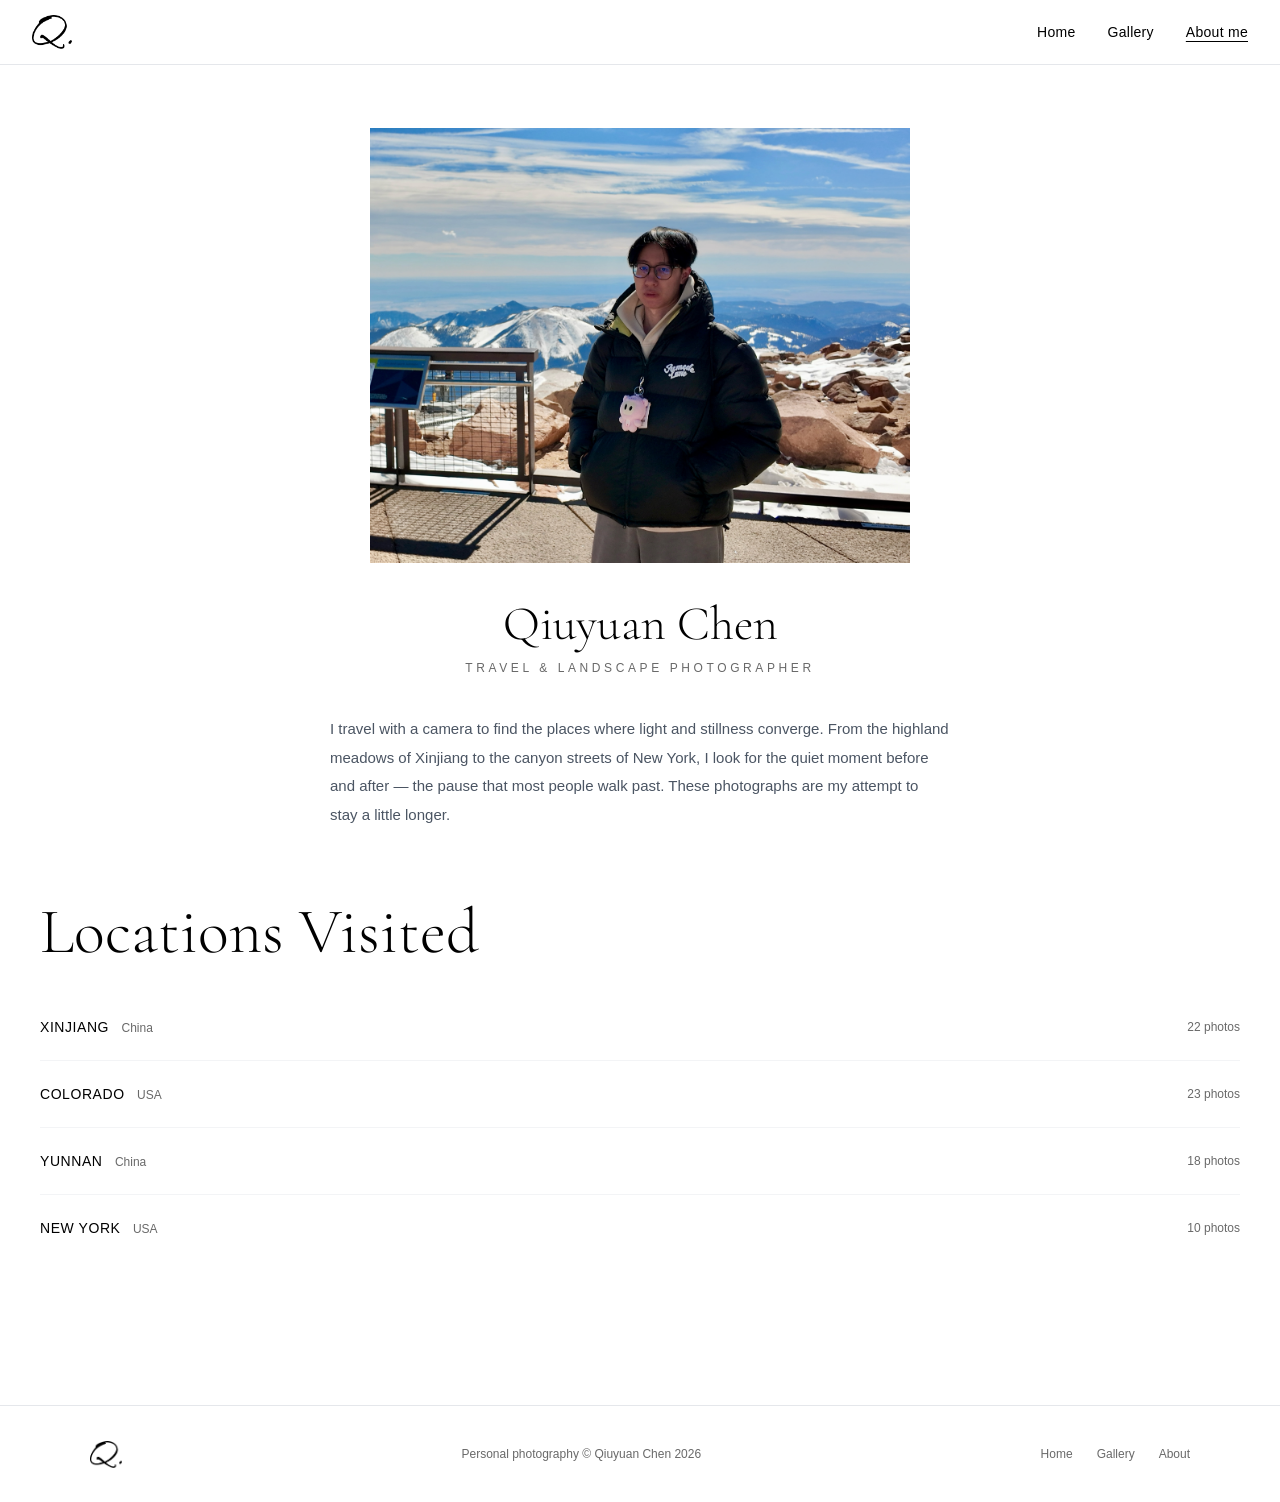
<file: about.html>
<!DOCTYPE html>
<html lang="en">
<head>
  <meta charset="UTF-8">
  <meta name="viewport" content="width=device-width, initial-scale=1.0">
  <title>About — Qiuyuan Chen</title>
  <link rel="icon" type="image/png" href="images/favicon.png">
  <meta name="description" content="Personal travel and landscape photography by Qiuyuan Chen">
  <link rel="preconnect" href="https://fonts.googleapis.com">
  <link rel="preconnect" href="https://fonts.gstatic.com" crossorigin>
  <link href="https://fonts.googleapis.com/css2?family=Cormorant+Garamond:wght@300;400;500;600;700&display=swap" rel="stylesheet">
  
  <link rel="stylesheet" href="css/style.css">
</head>
<body data-page="about" class="about">
  <a href="#main-content" class="skip-link">Skip to Main Content</a>
  <header class="site-header" id="site-header">
  <div class="site-header-inner">
    <a href="index.html" class="site-logo" aria-label="Home">
      <img src="images/logo.png" alt="Q.logo" width="40" height="40">
    </a>
    <nav class="site-nav" aria-label="Primary">
      <a href="index.html" class="nav-link">Home</a>
      <a href="gallery.html" class="nav-link">Gallery</a>
      <a href="about.html" class="nav-link active">About me</a>
    </nav>
  </div>
</header>
  <main id="main-content" class="page-main with-nav-space">
  <div class="about-wrap">
    <div class="about-profile-image-wrap">
      <img src="images/profile.JPG" alt="Qiuyuan Chen's photo" class="about-profile-image" loading="lazy">
    </div>
    <h1 class="display about-title">Qiuyuan Chen</h1>
    <p class="about-subtitle">Travel &amp; Landscape Photographer</p>
    <p class="about-bio">
      I travel with a camera to find the places where light and stillness converge.
      From the highland meadows of Xinjiang to the canyon streets of New York,
      I look for the quiet moment before and after — the pause that most people
      walk past. These photographs are my attempt to stay a little longer.
    </p>
    <h2 class="display about-section-title">Locations Visited</h2>
    <div class="about-stats">
    <div class="about-stat-row">
      <div>
        <a href="gallery.html#xinjiang" class="about-stat-region-link"><span class="about-stat-region">XINJIANG</span></a>
        <span class="about-stat-country">China</span>
      </div>
      <span class="about-stat-count">22 photos</span>
    </div>
    
    <div class="about-stat-row">
      <div>
        <a href="gallery.html#colorado" class="about-stat-region-link"><span class="about-stat-region">COLORADO</span></a>
        <span class="about-stat-country">USA</span>
      </div>
      <span class="about-stat-count">23 photos</span>
    </div>
    
    <div class="about-stat-row">
      <div>
        <a href="gallery.html#yunnan" class="about-stat-region-link"><span class="about-stat-region">YUNNAN</span></a>
        <span class="about-stat-country">China</span>
      </div>
      <span class="about-stat-count">18 photos</span>
    </div>
    
    <div class="about-stat-row">
      <div>
        <a href="gallery.html#new-york" class="about-stat-region-link"><span class="about-stat-region">NEW YORK</span></a>
        <span class="about-stat-country">USA</span>
      </div>
      <span class="about-stat-count">10 photos</span>
    </div>
    
    </div>
  </div>
</main>
  <footer class="site-footer">
  <div class="site-footer-inner">
    <a href="index.html" class="footer-logo-link" aria-label="Back to home"><img src="images/logo.png" alt="Q.logo" width="32" height="32" class="footer-logo"></a>
    <span class="footer-copy">Personal photography © Qiuyuan Chen 2026</span>
    <div class="footer-links">
      <a href="index.html">Home</a>
      <a href="gallery.html">Gallery</a>
      <a href="about.html">About</a>
    </div>
  </div>
</footer>
  <script src="script.js"></script>
</body>
</html>
</file>
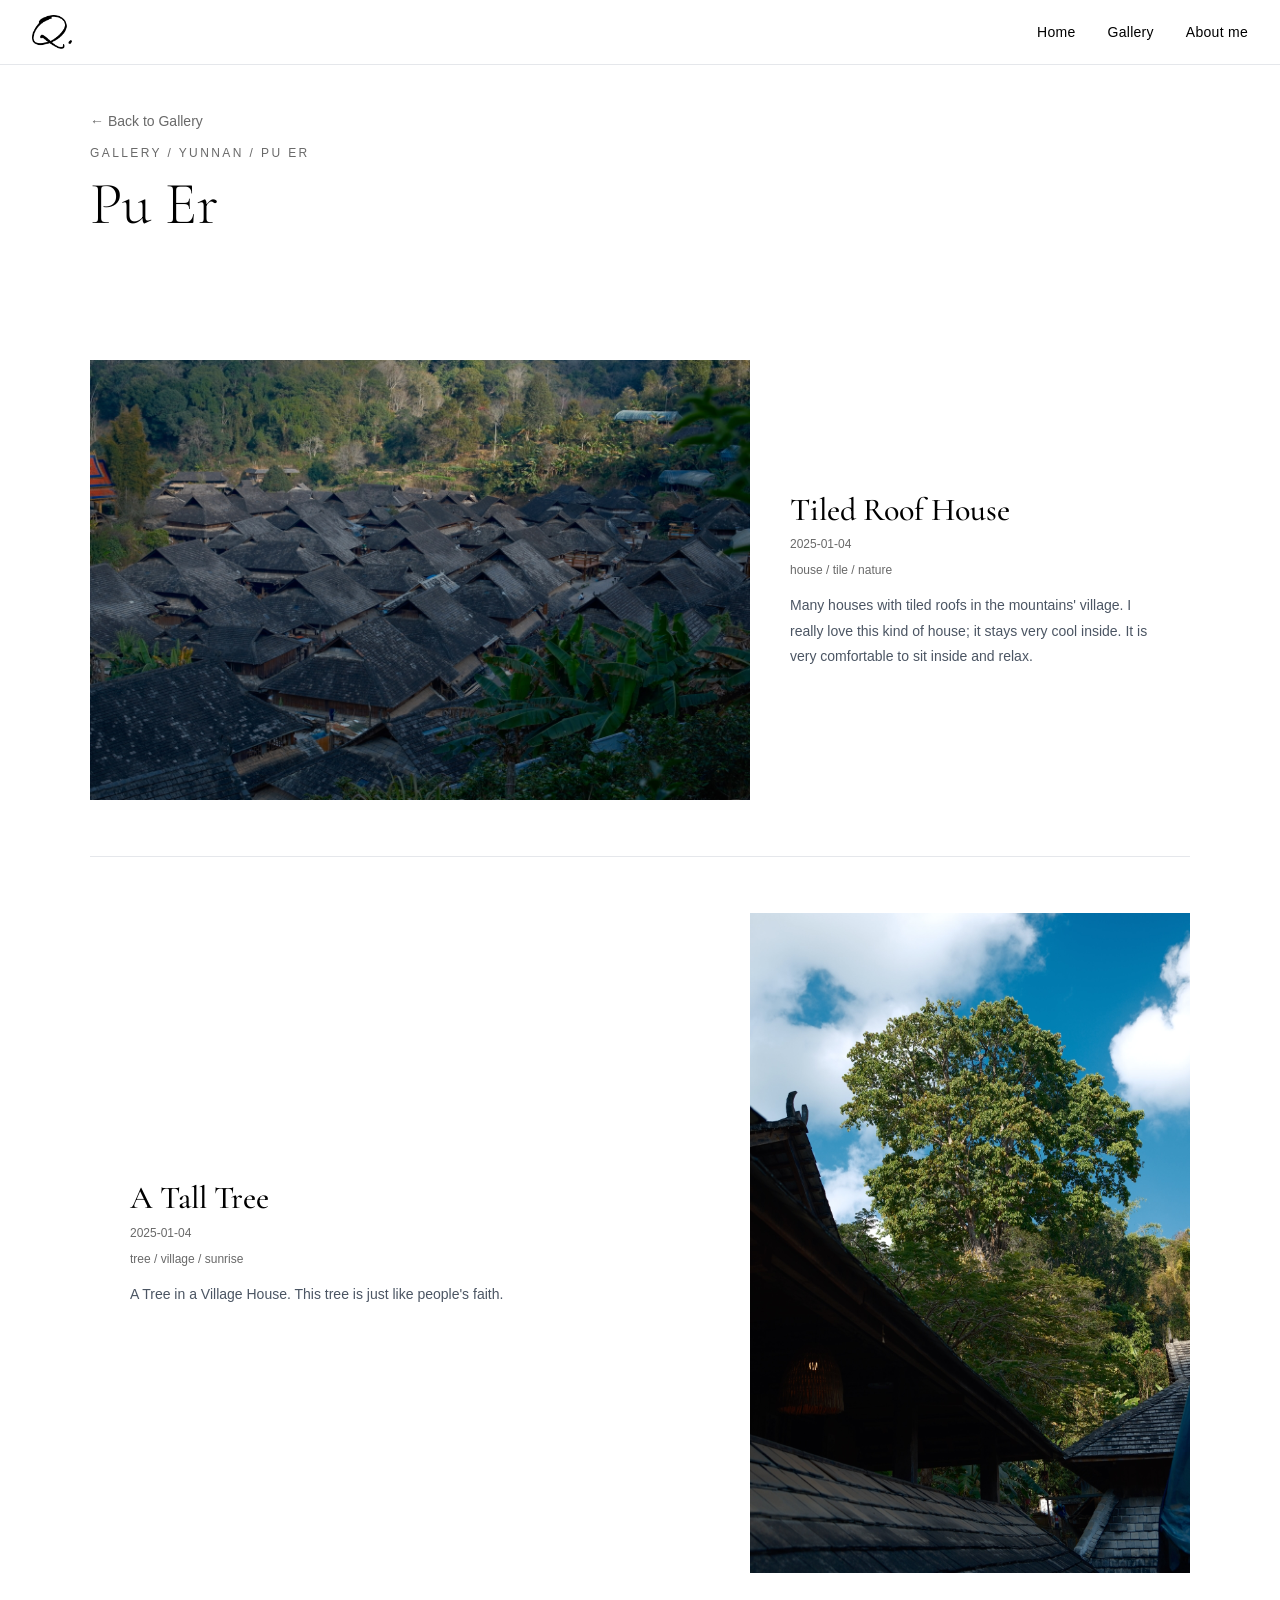
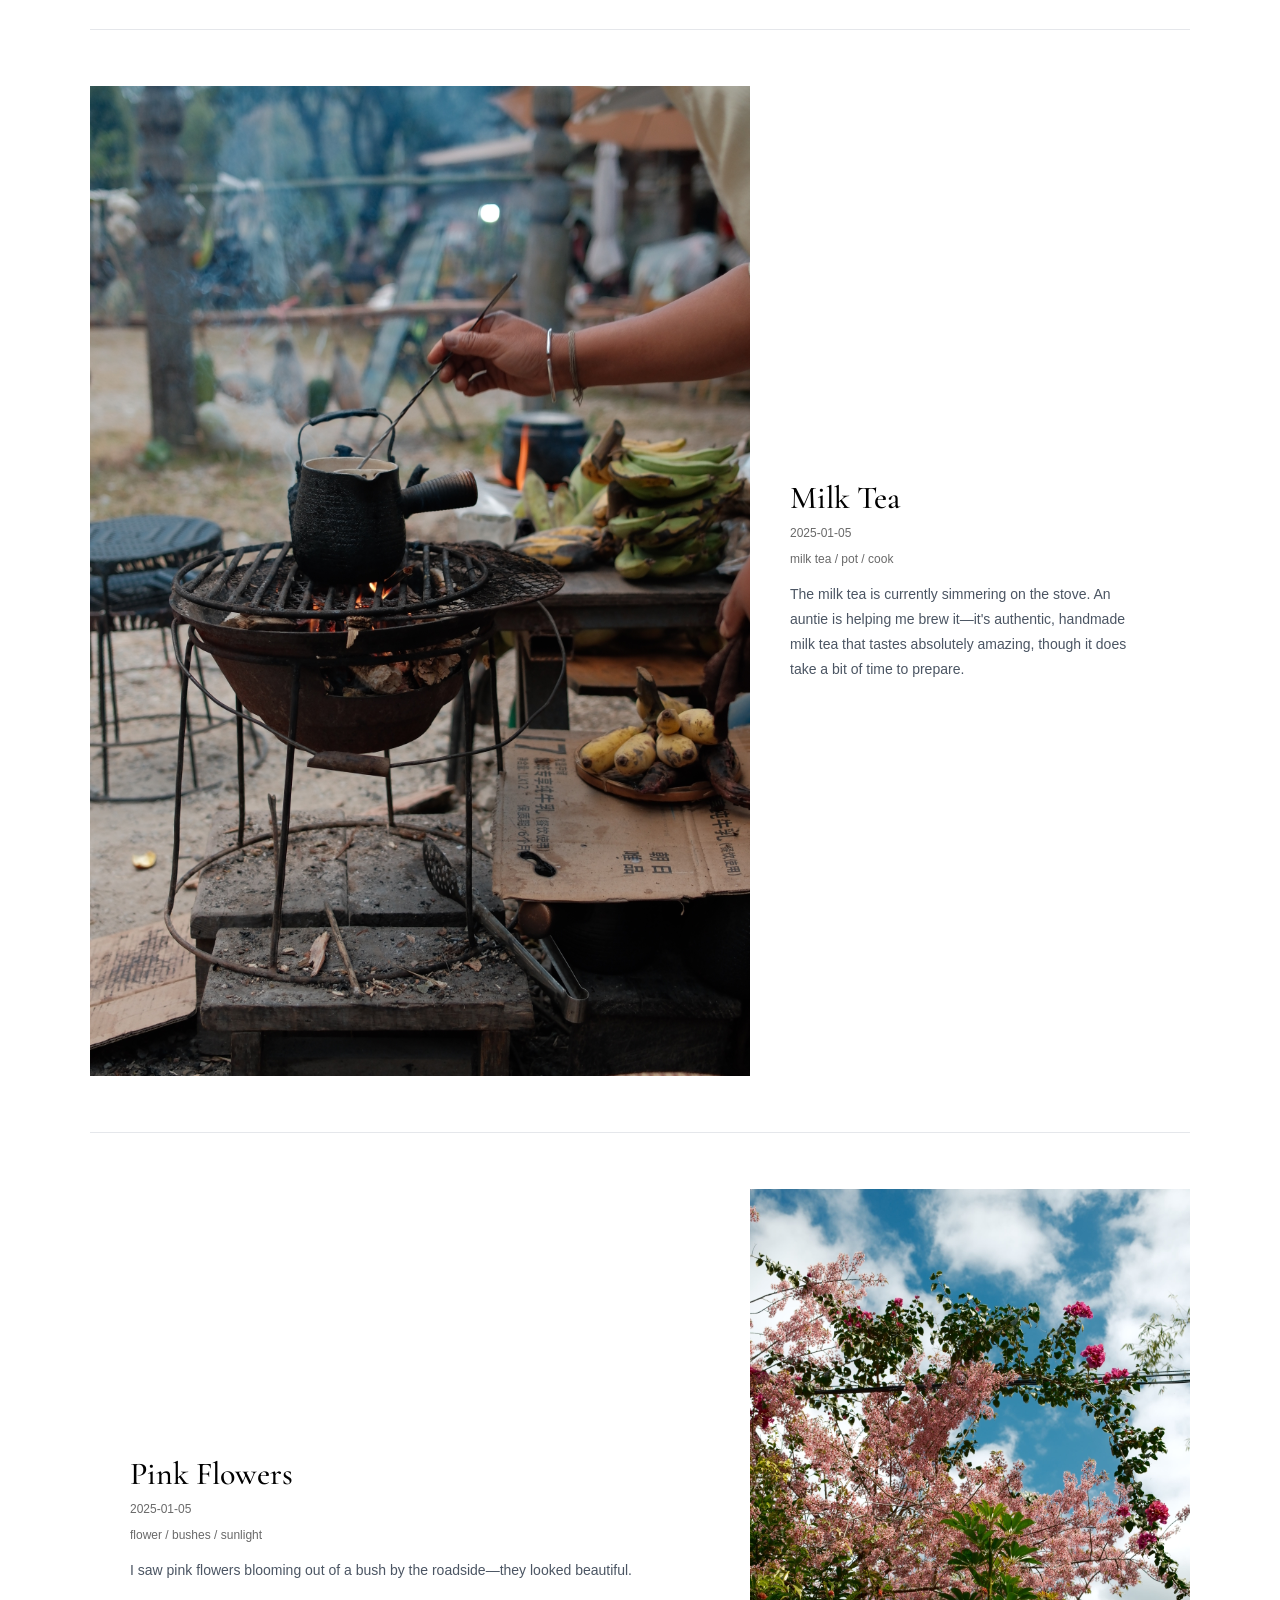
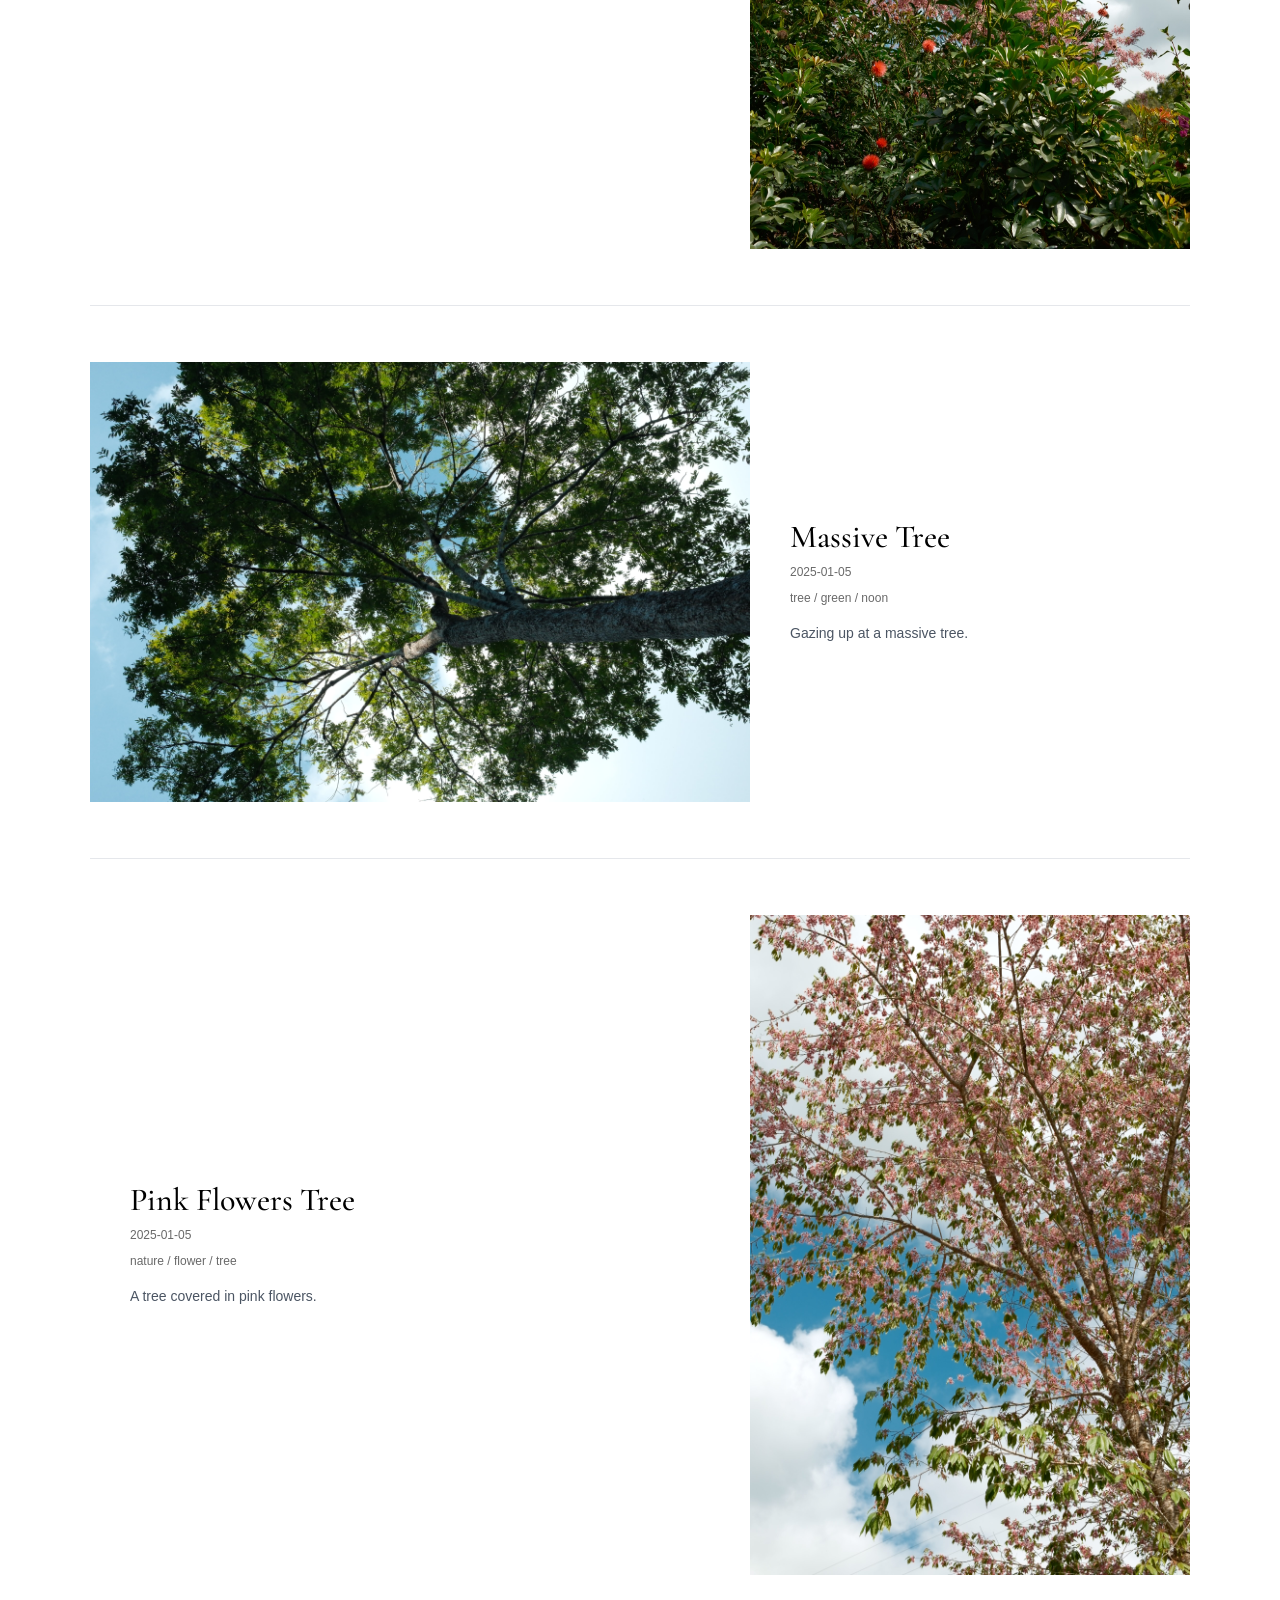
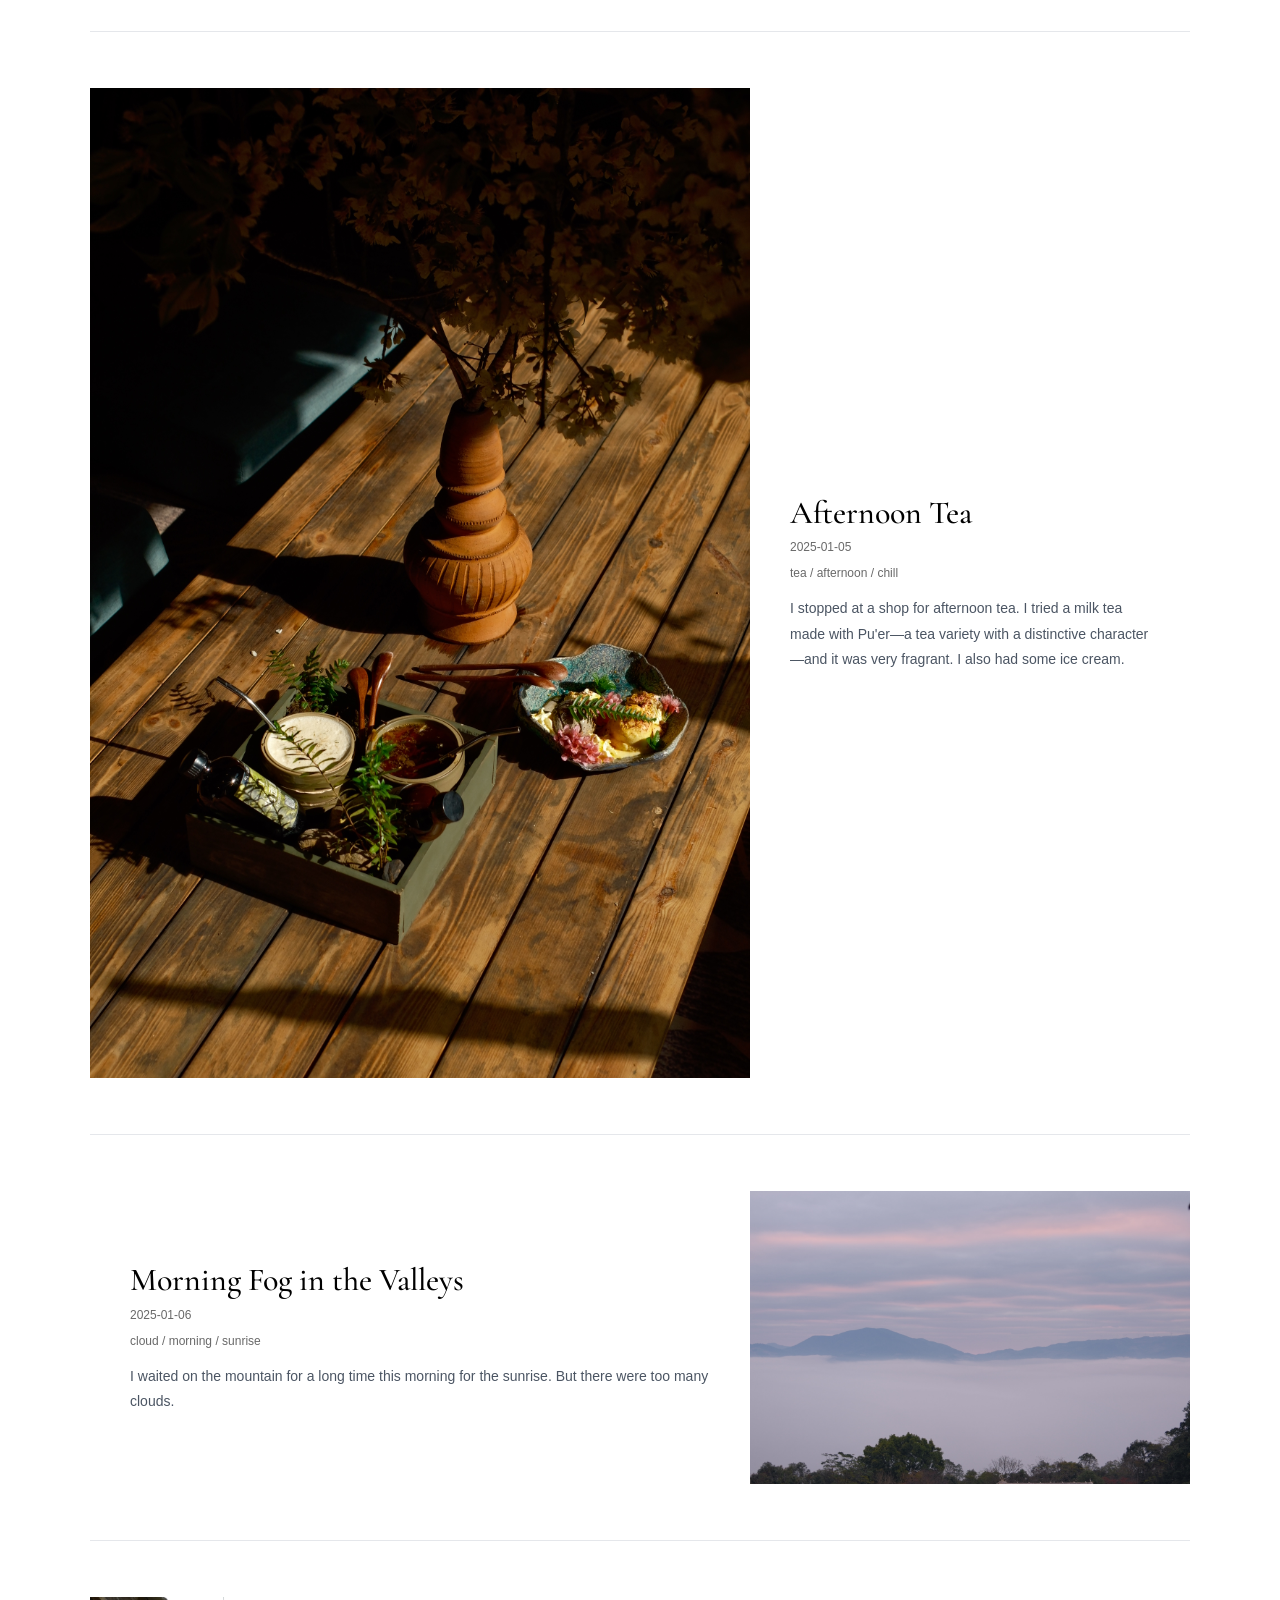
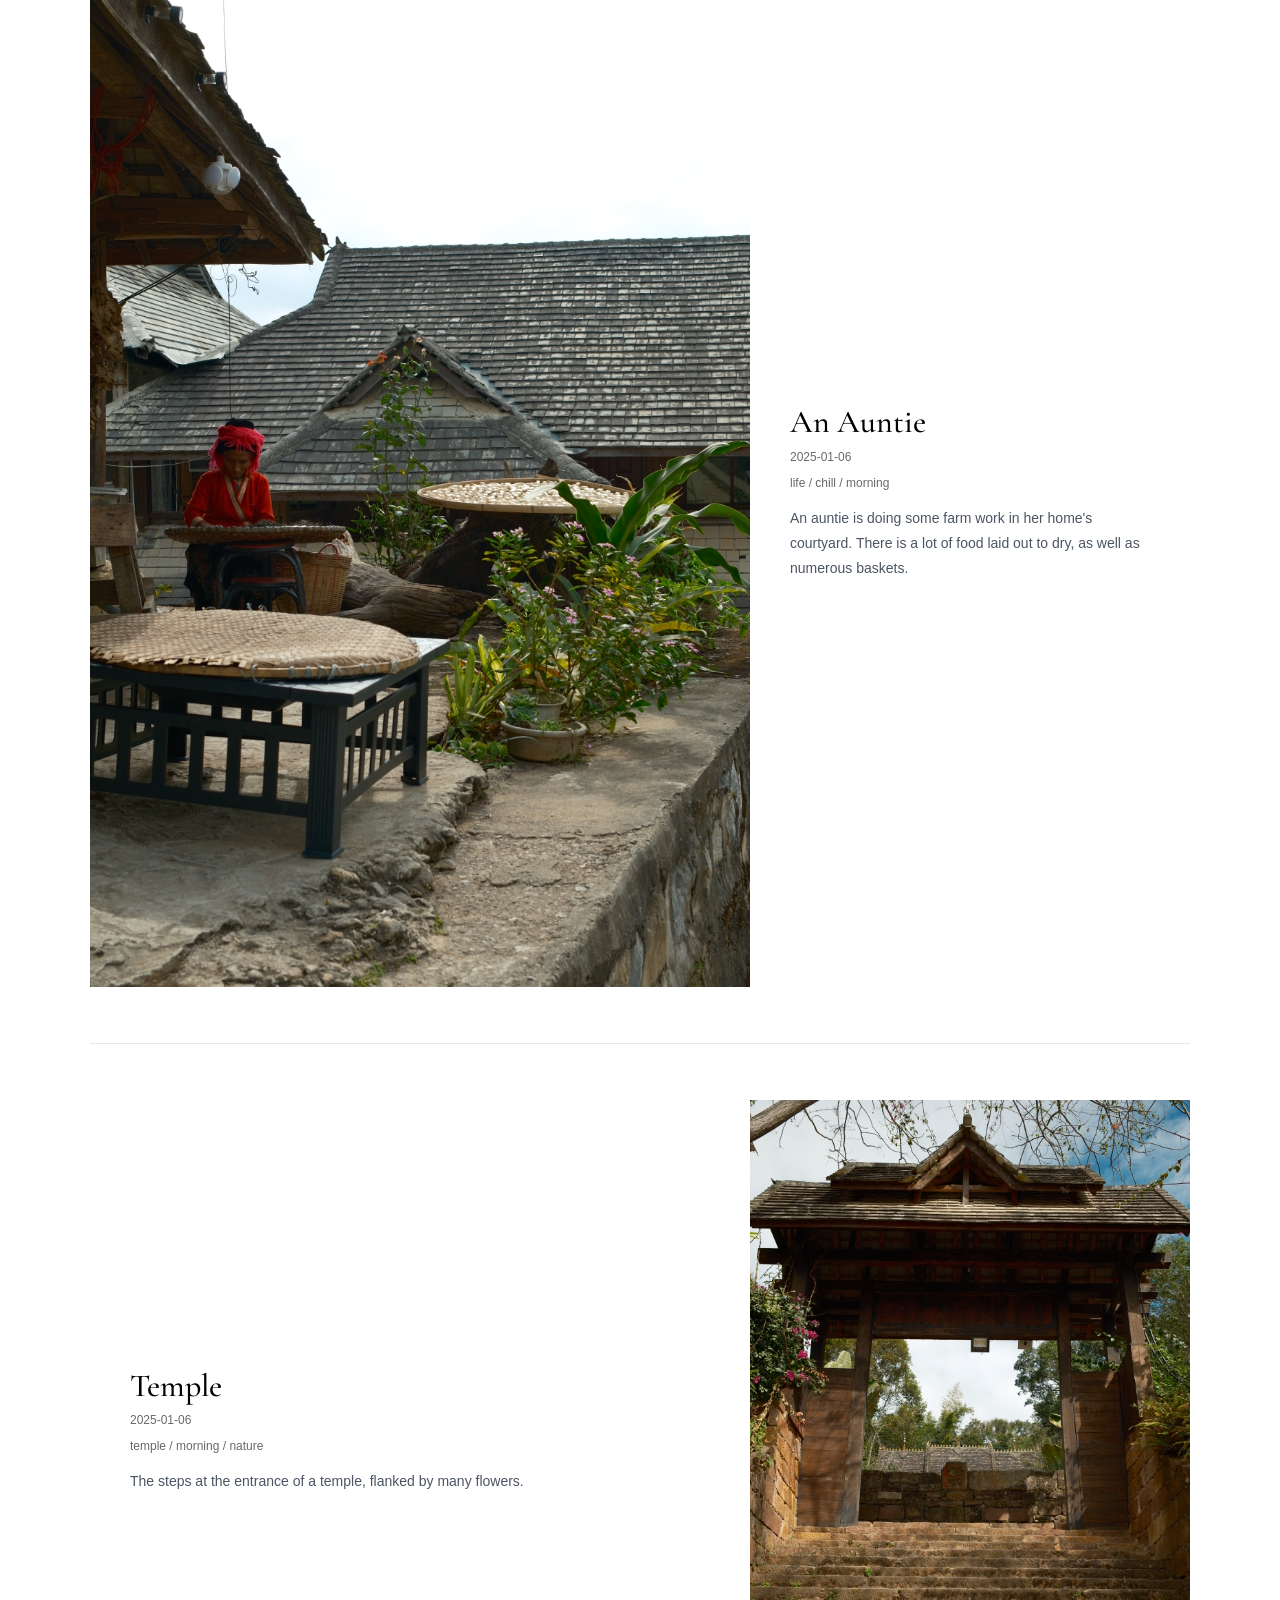
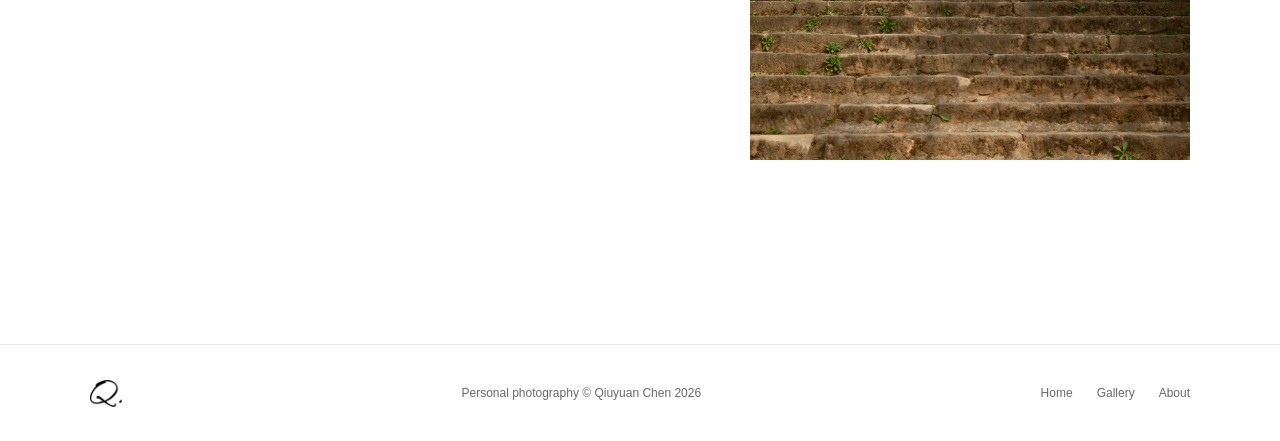
<file: puer.html>
<!DOCTYPE html>
<html lang="en">
<head>
  <meta charset="UTF-8">
  <meta name="viewport" content="width=device-width, initial-scale=1.0">
  <title>Pu Er — Qiuyuan Chen</title>
  <link rel="icon" type="image/png" href="images/favicon.png">
  <meta name="description" content="Personal travel and landscape photography by Qiuyuan Chen">
  <link rel="preconnect" href="https://fonts.googleapis.com">
  <link rel="preconnect" href="https://fonts.gstatic.com" crossorigin>
  <link href="https://fonts.googleapis.com/css2?family=Cormorant+Garamond:wght@300;400;500;600;700&display=swap" rel="stylesheet">
  
  <link rel="stylesheet" href="css/style.css">
</head>
<body data-page="city" class="city">
  <a href="#main-content" class="skip-link">Skip to Main Content</a>
  
<header class="site-header" id="site-header">
  <div class="site-header-inner">
    <a href="index.html" class="site-logo" aria-label="Home">
      <img src="images/logo.png" alt="Q.logo" width="40" height="40">
    </a>
    <nav class="site-nav" aria-label="Primary">
      <a href="index.html" class="nav-link">Home</a>
      <a href="gallery.html" class="nav-link">Gallery</a>
      <a href="about.html" class="nav-link">About me</a>
    </nav>
  </div>
</header>

  
    <main id="main-content" class="page-main with-nav-space">
      <div class="container city-page-container">
        <a href="gallery.html" class="back-link">← Back to Gallery</a>
        <p class="breadcrumb">Gallery / YUNNAN / Pu Er</p>
        <h1 class="display city-page-title">Pu Er</h1>
        <div class="city-entries">
          <div class="city-entry">
              <div class="city-entry-image">
                <img src="images/photos/puer-001.JPG" alt="Many houses with tiled roofs in the mountains" loading="lazy">
              </div>
            
              <div class="city-entry-text">
                <h2 class="display city-entry-title">Tiled Roof House</h2>
                <p class="city-entry-date">2025-01-04</p>
                <p class="city-entry-tags">house / tile / nature</p>
                <p class="city-entry-story">Many houses with tiled roofs in the mountains' village. I really love this kind of house; it stays very cool inside. It is very comfortable to sit inside and relax.</p>
              </div>
            </div><div class="city-entry-divider"></div><div class="city-entry">
              <div class="city-entry-text">
                <h2 class="display city-entry-title">A Tall Tree</h2>
                <p class="city-entry-date">2025-01-04</p>
                <p class="city-entry-tags">tree / village / sunrise</p>
                <p class="city-entry-story">A Tree in a Village House. This tree is just like people's faith.</p>
              </div>
            
              <div class="city-entry-image">
                <img src="images/photos/puer-002.JPG" alt="A Tree in a Village House" loading="lazy">
              </div>
            </div><div class="city-entry-divider"></div><div class="city-entry">
              <div class="city-entry-image">
                <img src="images/photos/puer-003.JPG" alt="Milk tea is brewing on the stove" loading="lazy">
              </div>
            
              <div class="city-entry-text">
                <h2 class="display city-entry-title">Milk Tea</h2>
                <p class="city-entry-date">2025-01-05</p>
                <p class="city-entry-tags">milk tea / pot / cook</p>
                <p class="city-entry-story">The milk tea is currently simmering on the stove. An auntie is helping me brew it—it's authentic, handmade milk tea that tastes absolutely amazing, though it does take a bit of time to prepare.</p>
              </div>
            </div><div class="city-entry-divider"></div><div class="city-entry">
              <div class="city-entry-text">
                <h2 class="display city-entry-title">Pink Flowers</h2>
                <p class="city-entry-date">2025-01-05</p>
                <p class="city-entry-tags">flower / bushes / sunlight</p>
                <p class="city-entry-story">I saw pink flowers blooming out of a bush by the roadside—they looked beautiful.</p>
              </div>
            
              <div class="city-entry-image">
                <img src="images/photos/puer-004.JPG" alt="Pink flowers are in the bushes" loading="lazy">
              </div>
            </div><div class="city-entry-divider"></div><div class="city-entry">
              <div class="city-entry-image">
                <img src="images/photos/puer-005.JPG" alt="Gazing Up at a Massive Tree" loading="lazy">
              </div>
            
              <div class="city-entry-text">
                <h2 class="display city-entry-title">Massive Tree</h2>
                <p class="city-entry-date">2025-01-05</p>
                <p class="city-entry-tags">tree / green / noon</p>
                <p class="city-entry-story">Gazing up at a massive tree.</p>
              </div>
            </div><div class="city-entry-divider"></div><div class="city-entry">
              <div class="city-entry-text">
                <h2 class="display city-entry-title">Pink Flowers Tree</h2>
                <p class="city-entry-date">2025-01-05</p>
                <p class="city-entry-tags">nature / flower / tree</p>
                <p class="city-entry-story">A tree covered in pink flowers.</p>
              </div>
            
              <div class="city-entry-image">
                <img src="images/photos/puer-006.JPG" alt="A tree covered in pink flowers" loading="lazy">
              </div>
            </div><div class="city-entry-divider"></div><div class="city-entry">
              <div class="city-entry-image">
                <img src="images/photos/puer-007.JPG" alt="afternoon tea" loading="lazy">
              </div>
            
              <div class="city-entry-text">
                <h2 class="display city-entry-title">Afternoon Tea</h2>
                <p class="city-entry-date">2025-01-05</p>
                <p class="city-entry-tags">tea / afternoon / chill</p>
                <p class="city-entry-story">I stopped at a shop for afternoon tea. I tried a milk tea made with Pu'er—a tea variety with a distinctive character—and it was very fragrant. I also had some ice cream.</p>
              </div>
            </div><div class="city-entry-divider"></div><div class="city-entry">
              <div class="city-entry-text">
                <h2 class="display city-entry-title">Morning Fog in the Valleys</h2>
                <p class="city-entry-date">2025-01-06</p>
                <p class="city-entry-tags">cloud / morning / sunrise</p>
                <p class="city-entry-story">I waited on the mountain for a long time this morning for the sunrise. But there were too many clouds.</p>
              </div>
            
              <div class="city-entry-image">
                <img src="images/photos/puer-008.JPG" alt="Watching the sunrise from the mountain" loading="lazy">
              </div>
            </div><div class="city-entry-divider"></div><div class="city-entry">
              <div class="city-entry-image">
                <img src="images/photos/puer-009.JPG" alt="An auntie is doing some farm work in her home's courtyard" loading="lazy">
              </div>
            
              <div class="city-entry-text">
                <h2 class="display city-entry-title">An Auntie</h2>
                <p class="city-entry-date">2025-01-06</p>
                <p class="city-entry-tags">life / chill / morning</p>
                <p class="city-entry-story">An auntie is doing some farm work in her home's courtyard. There is a lot of food laid out to dry, as well as numerous baskets.</p>
              </div>
            </div><div class="city-entry-divider"></div><div class="city-entry">
              <div class="city-entry-text">
                <h2 class="display city-entry-title">Temple</h2>
                <p class="city-entry-date">2025-01-06</p>
                <p class="city-entry-tags">temple / morning / nature</p>
                <p class="city-entry-story">The steps at the entrance of a temple, flanked by many flowers.</p>
              </div>
            
              <div class="city-entry-image">
                <img src="images/photos/puer-010.JPG" alt="The steps at the entrance of a temple, flanked by many flowers" loading="lazy">
              </div>
            </div>
        </div>
      </div>
    </main>
    
  
<footer class="site-footer">
  <div class="site-footer-inner">
    <a href="index.html" class="footer-logo-link" aria-label="Back to home"><img src="images/logo.png" alt="Q.logo" width="32" height="32" class="footer-logo"></a>
    <span class="footer-copy">Personal photography © Qiuyuan Chen 2026</span>
    <div class="footer-links">
      <a href="index.html">Home</a>
      <a href="gallery.html">Gallery</a>
      <a href="about.html">About</a>
    </div>
  </div>
</footer>

  
  <script src="script.js"></script>
</body>
</html>
</file>
<file: css/style.css>
*,
*::before,
*::after {
  box-sizing: border-box;
  border-radius: 0 !important;
  box-shadow: none !important;
}

html {
  scroll-behavior: smooth;
}

body {
  margin: 0;
  background: #ffffff;
  color: #000000;
  font-family: Avenir, "Avenir Next", "Helvetica Neue", Arial, sans-serif;
  -webkit-font-smoothing: antialiased;
}

img {
  display: block;
  max-width: 100%;
}

a {
  color: inherit;
  text-decoration: none;
}

.skip-link {
  position: fixed;
  top: 16px;
  left: 16px;
  z-index: 2000;
  transform: translateY(-2000%);
  background: #000000;
  color: #ffffff;
  padding: 10px 14px;
  font-size: 14px;
  transition: transform 0.2s ease;
}

.skip-link:focus {
  transform: translateY(0);
}

.display {
  font-family: "Cormorant Garamond", serif;
}

.container {
  width: min(1100px, calc(100% - 64px));
  margin: 0 auto;
}

.with-nav-space {
  padding-top: 64px;
}

.site-header {
  position: fixed;
  inset: 0 0 auto 0;
  z-index: 1000;
  transition: background-color 0.3s ease, border-color 0.3s ease;
  background: #ffffff;
  border-bottom: 1px solid #e5e7eb;
}

.home-page .site-header {
  background: transparent;
  border-bottom: none;
}

.home-page .site-header.is-scrolled {
  background: rgba(255, 255, 255, 0.96);
  border-bottom: 1px solid #e5e7eb;
  backdrop-filter: blur(8px);
}

.site-header-inner {
  width: min(1280px, calc(100% - 64px));
  margin: 0 auto;
  height: 64px;
  display: flex;
  align-items: center;
  justify-content: space-between;
}

.site-logo img {
  object-fit: contain;
}

.site-nav {
  display: flex;
  align-items: center;
  gap: 32px;
}

.nav-link {
  font-size: 14px;
  letter-spacing: 0.02em;
  color: #000000;
  transition: color 0.2s ease;
}

.nav-link:hover {
  color: #8d8d8d;
}

.nav-link.active {
  text-decoration: underline;
  text-underline-offset: 4px;
}

.home-page .nav-link {
  color: #ffffff;
}

.home-page .nav-link:hover {
  color: #555555;
}

.home-page .site-header.is-scrolled .nav-link {
  color: #000000;
}

.home-page .site-header.is-scrolled .nav-link:hover {
  color: #8d8d8d;
}

.hero-section {
  position: relative;
  height: 100vh;
  min-height: 640px;
  overflow: hidden;
}

.hero-image,
.hero-overlay {
  position: absolute;
  inset: 0;
  width: 100%;
  height: 100%;
}

.hero-image {
  object-fit: cover;
}

.hero-overlay {
  background: rgba(0, 0, 0, 0.20);
}

.hero-center {
  position: absolute;
  inset: 0;
  display: flex;
  flex-direction: column;
  align-items: center;
  justify-content: center;
  z-index: 2;
  text-align: center;
  padding: 32px;
}

.hero-title {
  margin: 0;
  color: #ffffff;
  font-size: clamp(40px, 6.2vw, 82px);
  font-weight: 300;
  letter-spacing: 0.025em;
  text-align: center;
  max-width: 90vw;
}

.hero-subtitle {
  margin: 22px 0 0;
  color: rgba(255, 255, 255, 0.88);
  font-size: 12px;
  letter-spacing: 0.34em;
  text-transform: uppercase;
}

.scroll-indicator {
  position: absolute;
  left: 50%;
  bottom: 40px;
  transform: translateX(-50%);
  color: rgba(255, 255, 255, 0.7);
  z-index: 2;
  animation: bounce 1.8s infinite;
}

@keyframes bounce {
  0%, 20%, 50%, 80%, 100% { transform: translateX(-50%) translateY(0); }
  40% { transform: translateX(-50%) translateY(-8px); }
  60% { transform: translateX(-50%) translateY(-4px); }
}

.section-block {
  padding: 64px 32px 80px;
}

.section-title-wrap {
  text-align: center;
  margin-bottom: 40px;
}

.section-eyebrow {
  margin: 0;
  color: #9ca3af;
  font-size: 12px;
  letter-spacing: 0.4em;
  text-transform: uppercase;
  font-weight: 400;
}

.map-section {
  min-height: 100vh;
  display: flex;
  flex-direction: column;
}

.map-wrapper {
  width: min(1280px, calc(100% - 64px));
  margin: 0 auto;
  position: relative;
  flex: 1;
}

#map {
  height: 70vh;
  width: 100%;
  min-height: 520px;
}

.leaflet-container,
.leaflet-popup-content-wrapper,
.leaflet-popup-tip {
  border-radius: 0 !important;
  box-shadow: none !important;
}

.map-backdrop {
  display: none;
}

.city-popup-anchor {
  position: absolute;
  z-index: 999;
  pointer-events: auto;
}

.hidden {
  display: none !important;
}

.city-popup-card {
  width: 320px;
  padding: 20px;
  background: #ffffff;
  border: 1px solid #e5e7eb;
}

.city-popup-header {
  display: flex;
  align-items: flex-start;
  justify-content: space-between;
  gap: 16px;
  margin-bottom: 16px;
}

.city-popup-title {
  margin: 0;
  font-size: 32px;
  line-height: 1.1;
  font-weight: 500;
}

.city-popup-meta {
  margin: 4px 0 0;
  color: #9ca3af;
  font-size: 12px;
  letter-spacing: 0.2em;
  text-transform: uppercase;
}

.city-popup-close {
  border: 0;
  background: transparent;
  color: #9ca3af;
  font-size: 28px;
  line-height: 1;
  cursor: pointer;
  padding: 0;
}

.city-popup-close:hover {
  color: #000000;
}

.city-popup-strip {
  display: flex;
  gap: 8px;
  overflow-x: auto;
  padding-bottom: 8px;
  margin-bottom: 16px;
}

.city-popup-photo {
  width: 160px;
  height: 112px;
  flex: 0 0 auto;
  overflow: hidden;
  background: #e5e7eb;
}

.city-popup-photo img {
  width: 100%;
  height: 100%;
  object-fit: cover;
}

.city-popup-link {
  display: inline-block;
  border: 1px solid #000000;
  padding: 10px 16px;
  font-size: 12px;
  letter-spacing: 0.2em;
  text-transform: uppercase;
  transition: background-color 0.2s ease, color 0.2s ease;
}

.city-popup-link:hover {
  background: #000000;
  color: #ffffff;
}

.map-pin {
  display: block;
  width: 18px;
  height: 18px;
  border-radius: 999px !important;
  background: #000000;
  border: 3px solid #ffffff;
}

.selected-work {
  width: min(1280px, calc(100% - 64px));
  margin: 0 auto;
  padding-left: 0;
  padding-right: 0;
}

.selected-grid {
  display: grid;
  grid-template-columns: repeat(3, minmax(0, 1fr));
  gap: 4px;
}

.selected-work-cta {
  display: flex;
  justify-content: center;
  margin-top: 28px;
}

.selected-work-button {
  display: inline-flex;
  align-items: center;
  gap: 10px;
  border: 1px solid #000000;
  padding: 14px 22px;
  font-size: 12px;
  letter-spacing: 0.24em;
  text-transform: uppercase;
  transition: background-color 0.2s ease, color 0.2s ease, transform 0.2s ease;
}

.selected-work-button:hover {
  background: #000000;
  color: #ffffff;
  transform: translateY(-1px);
}

.selected-work-button:focus-visible {
  outline: 2px solid #000000;
  outline-offset: 4px;
}

.work-card {
  position: relative;
  overflow: hidden;
  display: block;
}

.work-card-image {
  width: 100%;
  height: 100%;
  object-fit: cover;
  transition: transform 0.5s ease;
}

.work-card-overlay {
  position: absolute;
  inset: 0;
  background: rgba(0, 0, 0, 0);
  transition: background-color 0.5s ease;
}

.work-card-label {
  position: absolute;
  left: 0;
  right: 0;
  bottom: 16px;
  text-align: center;
  color: #ffffff;
  font-size: 12px;
  letter-spacing: 0.2em;
  text-transform: uppercase;
  opacity: 0;
  transition: opacity 0.5s ease;
  padding: 0 12px;
}

.work-card:hover .work-card-image {
  transform: scale(1.06);
}

.work-card:hover .work-card-overlay {
  background: rgba(0, 0, 0, 0.4);
}

.work-card:hover .work-card-label {
  opacity: 1;
}

.gallery-container {
  padding-top: 64px;
  padding-bottom: 64px;
}

.gallery-region {
  scroll-margin-top: 100px;
}

.gallery-region-title {
  margin: 0;
  font-size: clamp(36px, 5vw, 48px);
  font-weight: 700;
  letter-spacing: 0.2em;
  text-align: center;
}

.section-divider,
.city-entry-divider {
  border-top: 1px solid #e5e7eb;
}

.section-divider {
  margin: 16px 0 40px;
}

.region-spacer {
  margin-top: 80px;
}

.city-spacer {
  margin-top: 40px;
}

.gallery-city-name {
  margin: 0 0 12px;
  color: #6b7280;
  font-size: 14px;
}

.gallery-city-name-link {
  transition: color 0.2s ease;
}

.gallery-city-name-link:hover {
  color: #000000;
}

.gallery-city-carousel {
  position: relative;
}

.gallery-city-viewport {
  overflow: hidden;
  position: relative;
}

.gallery-city-track {
  --visible-count: 3;
  display: flex;
  gap: 12px;
  transition: transform 0.42s ease;
  will-change: transform;
}

.gallery-city-photo,
.placeholder-box {
  background: #e5e7eb;
}

.gallery-slide {
  display: block;
  height: 220px;
  overflow: hidden;
  min-width: 0;
  flex: 0 0 auto;
}

.gallery-slide img {
  width: 100%;
  height: 100%;
  object-fit: cover;
  transition: transform 0.35s ease;
}

.gallery-slide:hover img {
  transform: scale(1.03);
}

.carousel-arrow {
  position: absolute;
  top: 50%;
  z-index: 3;
  width: 52px;
  height: 72px;
  margin-top: -36px;
  border: 0;
  background: transparent;
  color: #ffffff;
  cursor: pointer;
  padding: 0;
  opacity: 0.84;
  filter: drop-shadow(0 1px 4px rgba(0, 0, 0, 0.5));
  transition: opacity 0.2s ease, transform 0.2s ease, filter 0.2s ease;
  font-size: 0;
}

.carousel-arrow::before {
  content: "";
  position: absolute;
  top: 50%;
  left: 50%;
  width: 24px;
  height: 24px;
  border-top: 4px solid currentColor;
  border-right: 4px solid currentColor;
}

.carousel-arrow-left {
  left: 12px;
}

.carousel-arrow-left::before {
  transform: translate(-40%, -50%) rotate(-135deg);
}

.carousel-arrow-right {
  right: 12px;
}

.carousel-arrow-right::before {
  transform: translate(-60%, -50%) rotate(45deg);
}

.carousel-arrow:hover {
  opacity: 1;
  transform: translateY(-1px) scale(1.06);
  filter: drop-shadow(0 2px 6px rgba(0, 0, 0, 0.6));
}

.carousel-arrow:focus-visible {
  opacity: 1;
  outline: 2px solid rgba(255, 255, 255, 0.9);
  outline-offset: 3px;
}

.gallery-city-meta {
  display: flex;
  align-items: center;
  justify-content: space-between;
  margin-top: 12px;
  gap: 16px;
}

.progress-line {
  width: 220px;
  height: 1px;
  background: #e5e7eb;
  flex-shrink: 0;
  position: relative;
}

.progress-line span {
  display: block;
  position: absolute;
  left: 0;
  top: 0;
  height: 1px;
  background: #000000;
  transition: left 0.35s ease;
}

.stories-link {
  color: #8a8a8a;
  font-size: 14px;
  transition: color 0.2s ease;
}

.stories-link:hover {
  color: #000000;
}

.about-wrap {
  width: min(1200px, calc(100% - 64px));
  margin: 0 auto;
  padding: 64px 0;
}

.about-profile-image-wrap {
  display: flex;
  justify-content: center;
  margin-bottom: 32px;
}

.about-profile-image {
  width: 100%;
  max-width: 540px;
  height: auto;
  object-fit: cover;
}

.about-title {
  margin: 0 0 8px;
  text-align: center;
  font-size: 48px;
  font-weight: 300;
}

.about-subtitle {
  margin: 0 0 40px;
  text-align: center;
  color: #9ca3af;
  font-size: 12px;
  letter-spacing: 0.3em;
  text-transform: uppercase;
}

.about-bio {
  width: min(620px, 100%);
  margin: 0 auto 64px;
  color: #4b5563;
  font-size: 15px;
  line-height: 1.9;
}

.about-section-title {
  margin: 0 0 24px;
  font-size: 64px;
  font-weight: 300;
}

.about-stat-row {
  display: flex;
  align-items: center;
  justify-content: space-between;
  gap: 16px;
  padding: 24px 0;
  border-bottom: 1px solid #f3f4f6;
}

.about-stat-row:last-child {
  border-bottom: none;
}

.about-stat-region-link {
  display: inline-block;
}

.about-stat-region {
  font-size: 14px;
  letter-spacing: 0.04em;
}

.about-stat-region-link:hover .about-stat-region {
  text-decoration: underline;
  text-underline-offset: 4px;
}

.about-stat-country {
  font-size: 12px;
  color: #9ca3af;
  margin-left: 8px;
}

.about-stat-count {
  font-size: 12px;
  color: #9ca3af;
}

.city-page-container {
  padding-top: 48px;
  padding-bottom: 48px;
}

.back-link {
  color: #9ca3af;
  font-size: 14px;
  transition: color 0.2s ease;
}

.back-link:hover {
  color: #000000;
}

.breadcrumb {
  margin: 16px 0 0;
  color: #9ca3af;
  font-size: 12px;
  letter-spacing: 0.2em;
  text-transform: uppercase;
}

.city-page-title {
  margin: 8px 0 64px;
  font-size: clamp(44px, 7vw, 60px);
  font-weight: 300;
}

.city-entry {
  display: grid;
  grid-template-columns: 3fr 2fr;
  gap: 0;
  padding: 56px 0;
  align-items: stretch;
}

.city-entry-image img {
  width: 100%;
  height: auto;
  display: block;
}

.city-entry-text {
  display: flex;
  flex-direction: column;
  justify-content: center;
  padding: 0 40px;
}

.city-entry-title {
  margin: 0 0 8px;
  font-size: 32px;
  line-height: 1.2;
  font-weight: 500;
}

.city-entry-date,
.city-entry-tags {
  color: #9ca3af;
  font-size: 12px;
}

.city-entry-date {
  margin: 0 0 12px;
}

.city-entry-tags {
  margin: 0 0 16px;
}

.city-entry-story {
  margin: 0;
  color: #4b5563;
  font-size: 14px;
  line-height: 1.8;
  white-space: pre-line;
}

.empty-message {
  color: #9ca3af;
  font-size: 14px;
}

.site-footer {
  border-top: 1px solid #e5e7eb;
  margin-top: 80px;
}

.site-footer-inner {
  width: min(1100px, calc(100% - 64px));
  margin: 0 auto;
  padding: 32px 0;
  display: flex;
  align-items: center;
  justify-content: space-between;
  gap: 24px;
}

.footer-logo-link {
  display: inline-flex;
  align-items: center;
}

.footer-logo {
  object-fit: contain;
}

.footer-copy,
.footer-links a {
  color: #9ca3af;
  font-size: 12px;
}

.footer-links {
  display: flex;
  gap: 24px;
}

.footer-links a:hover {
  color: #000000;
}


@media (max-width: 900px) {
  .carousel-arrow {
    width: 46px;
    height: 64px;
    margin-top: -32px;
  }

  .carousel-arrow::before {
    width: 20px;
    height: 20px;
    border-top-width: 3px;
    border-right-width: 3px;
  }
}
@media (max-width: 900px) {
  .site-header-inner,
  .container,
  .selected-work,
  .map-wrapper,
  .about-wrap,
  .site-footer-inner {
    width: calc(100% - 40px);
  }

  .site-nav {
    gap: 20px;
  }

  .selected-grid {
    grid-template-columns: repeat(2, minmax(0, 1fr));
  }

  .work-card {
    grid-column: span 1 !important;
    height: 260px !important;
  }

  .gallery-slide {
    height: 240px;
  }

  .progress-line {
    width: 150px;
  }

  .city-entry {
    grid-template-columns: 1fr;
    gap: 24px;
  }

  .city-entry-text {
    padding: 0;
  }

  .site-footer-inner {
    flex-wrap: wrap;
  }
}

@media (max-width: 640px) {
  .site-header-inner {
    width: calc(100% - 24px);
  }

  .site-nav {
    gap: 14px;
  }

  .nav-link {
    font-size: 13px;
  }

  .hero-title {
    letter-spacing: 0.018em;
  }

  .section-block {
    padding-left: 12px;
    padding-right: 12px;
  }

  .selected-work,
  .map-wrapper,
  .container,
  .about-wrap,
  .site-footer-inner {
    width: calc(100% - 24px);
  }

  #map {
    min-height: 420px;
    height: 60vh;
  }

  .city-popup-card {
    width: min(320px, calc(100vw - 32px));
  }

  .carousel-arrow {
    width: 36px;
    height: 36px;
    margin-top: -18px;
    font-size: 28px;
  }

  .carousel-arrow-left {
    left: 10px;
  }

  .carousel-arrow-right {
    right: 10px;
  }

  .selected-grid {
    grid-template-columns: 1fr;
  }

  .work-card {
    height: 240px !important;
  }

  .gallery-region-title {
    letter-spacing: 0.12em;
  }

  .gallery-city-meta {
    align-items: flex-start;
    flex-direction: column;
  }

  .progress-line {
    width: 100%;
  }

  .about-title {
    font-size: 42px;
  }

  .about-section-title {
    font-size: 48px;
  }

  .city-page-title {
    margin-bottom: 40px;
  }

  .city-entry {
    padding: 36px 0;
  }

  .city-entry-title {
    font-size: 28px;
  }

  .site-footer-inner {
    flex-direction: column;
    align-items: flex-start;
  }

  .footer-links {
    gap: 16px;
    flex-wrap: wrap;
  }
}

/* Final color update */
.home-page .nav-link,
.hero-title,
.hero-subtitle,
.section-eyebrow,
.work-card-label,
.gallery-city-name,
.stories-link,
.about-subtitle,
.about-stat-country,
.about-stat-count,
.footer-copy,
.footer-links a {
  color: #696969;
}

.home-page .nav-link:hover {
  color: #000000;
}

/* Final requested color fixes */
.work-card-label {
  color: #FFFFFF;
}

.back-link,
.breadcrumb,
.city-entry-date,
.city-entry-tags {
  color: #696969;
}

.back-link:hover {
  color: #000000;
}

/* Final homepage color fixes */
.home-page .nav-link {
  color: #ffffff;
}

.home-page .nav-link:hover {
  color: #696969;
}

.hero-title,
.hero-subtitle {
  color: #ffffff;
}
</file>
